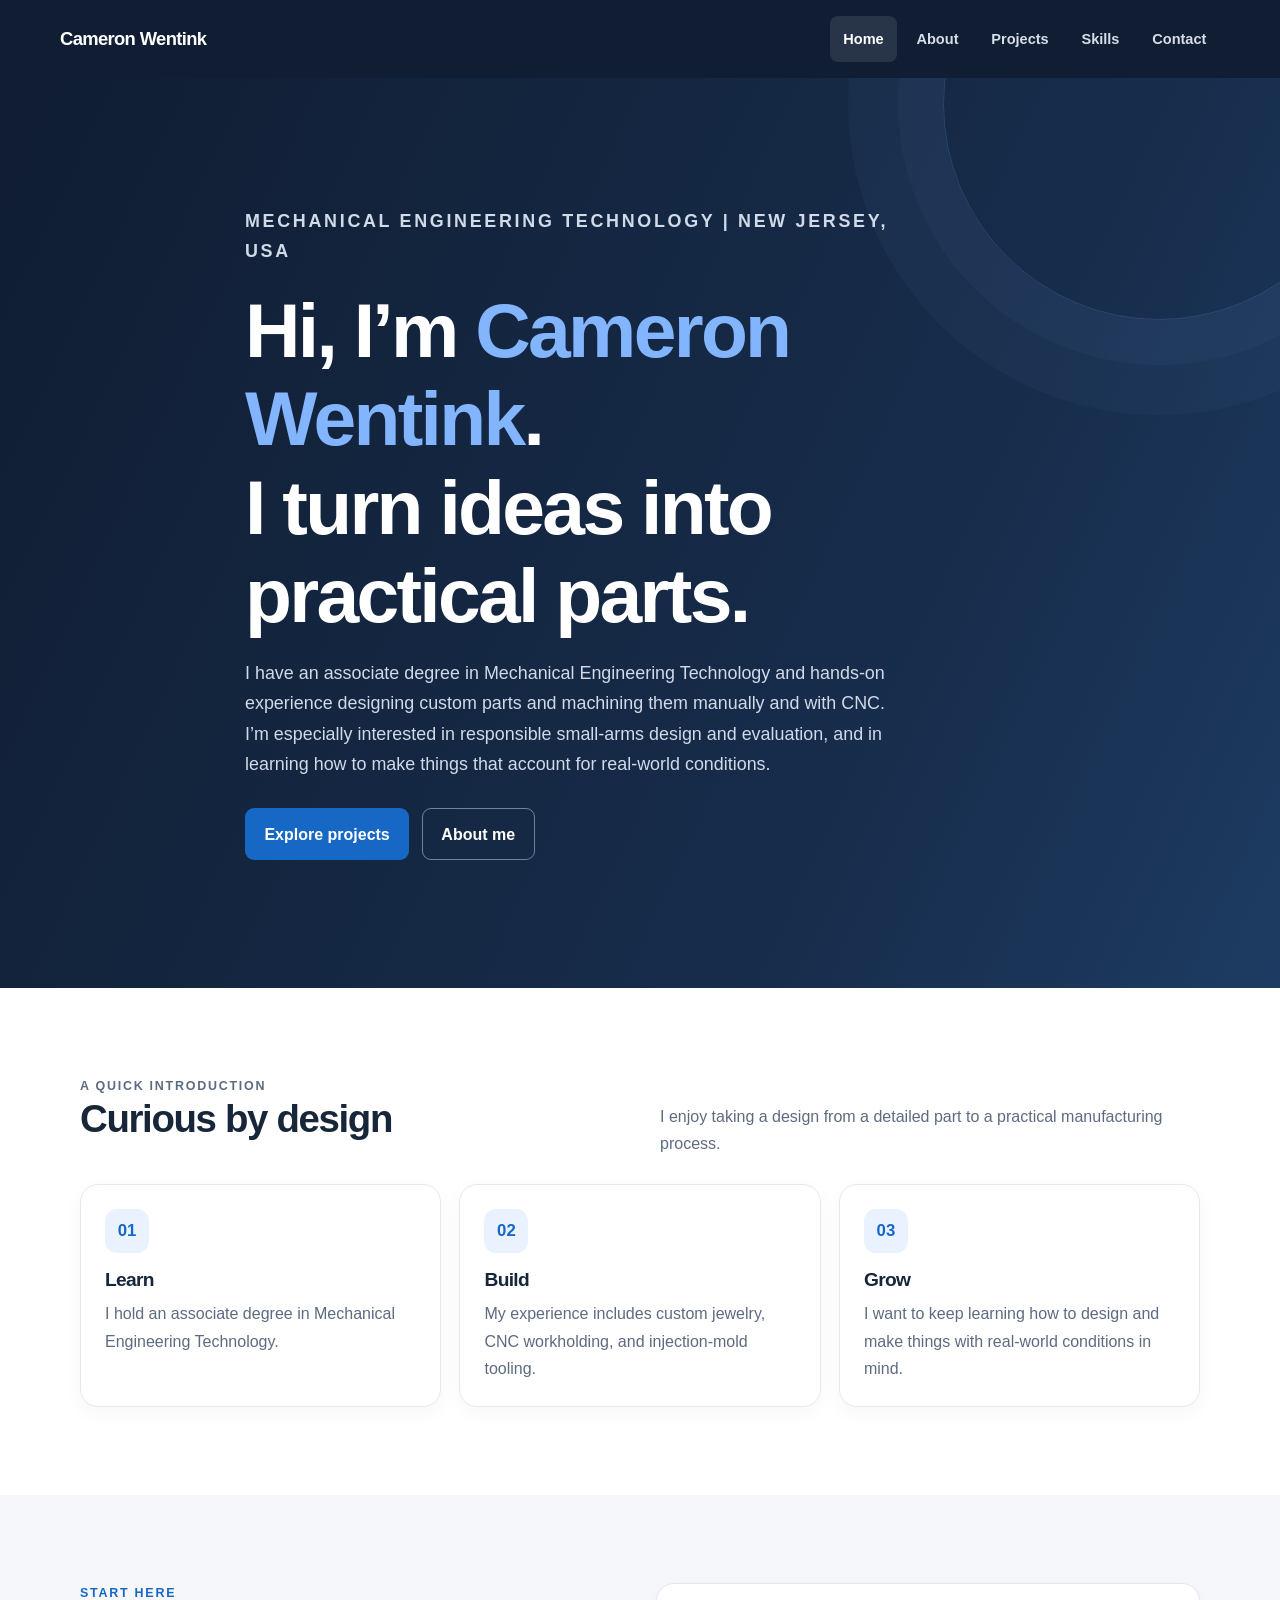
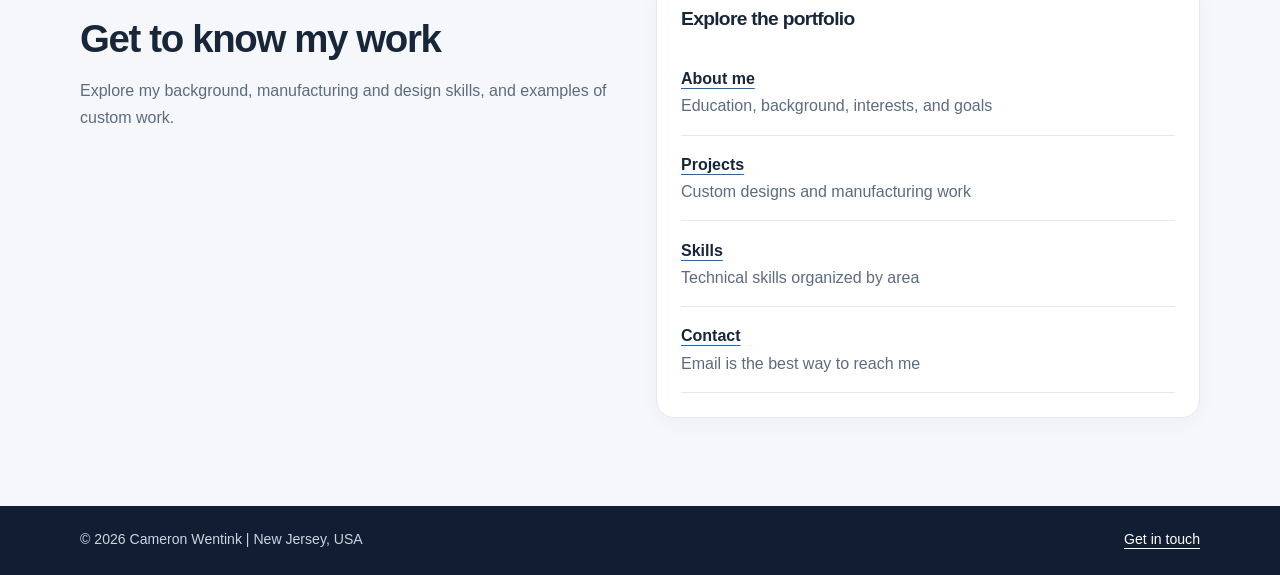
<file: index.html>
<!doctype html>
<html lang="en">
<head>
  <meta charset="utf-8">
  <meta name="viewport" content="width=device-width, initial-scale=1">
  <meta name="description" content="Cameron Wentink's mechanical engineering technology portfolio, featuring custom design and manufacturing work.">
  <title>Home | Cameron Wentink</title>
  <link rel="stylesheet" href="style.css">
  <script src="script.js" defer></script>
</head>
<body>
  <a class="skip-link" href="#main">Skip to main content</a>
  <header class="site-header"><div class="nav-wrap">
    <a class="brand" href="index.html">Cameron Wentink</a>
    <button class="menu-toggle" type="button" aria-expanded="false" aria-controls="primary-nav">Menu</button>
    <nav class="site-nav" id="primary-nav" aria-label="Main navigation"><ul>
      <li><a href="index.html" aria-current="page">Home</a></li><li><a href="about.html">About</a></li><li><a href="projects.html">Projects</a></li><li><a href="skills.html">Skills</a></li><li><a href="contact.html">Contact</a></li>
    </ul></nav>
  </div></header>
  <main id="main">
    <section class="hero"><div class="container hero-content">
      <p class="eyebrow">Mechanical engineering technology | New Jersey, USA</p>
      <h1>Hi, I’m <span>Cameron Wentink</span>.<br> I turn ideas into practical parts.</h1>
      <p>I have an associate degree in Mechanical Engineering Technology and hands-on experience designing custom parts and machining them manually and with CNC. I’m especially interested in responsible small-arms design and evaluation, and in learning how to make things that account for real-world conditions.</p>
      <div class="button-row"><a class="button button-primary" href="projects.html">Explore projects</a><a class="button button-ghost" href="about.html">About me</a></div>
    </div></section>
    <section class="section"><div class="container">
      <div class="section-heading"><div><p class="kicker">A quick introduction</p><h2>Curious by design</h2></div><p>I enjoy taking a design from a detailed part to a practical manufacturing process.</p></div>
      <div class="card-grid">
        <article class="card"><div class="card-icon" aria-hidden="true">01</div><h3>Learn</h3><p>I hold an associate degree in Mechanical Engineering Technology.</p></article>
        <article class="card"><div class="card-icon" aria-hidden="true">02</div><h3>Build</h3><p>My experience includes custom jewelry, CNC workholding, and injection-mold tooling.</p></article>
        <article class="card"><div class="card-icon" aria-hidden="true">03</div><h3>Grow</h3><p>I want to keep learning how to design and make things with real-world conditions in mind.</p></article>
      </div>
    </div></section>
    <section class="section section-muted"><div class="container split"><div><p class="kicker">Start here</p><h2>Get to know my work</h2><p class="section-intro">Explore my background, manufacturing and design skills, and examples of custom work.</p></div><div class="card"><h3>Explore the portfolio</h3><ul class="detail-list"><li><a href="about.html"><strong>About me</strong></a><span>Education, background, interests, and goals</span></li><li><a href="projects.html"><strong>Projects</strong></a><span>Custom designs and manufacturing work</span></li><li><a href="skills.html"><strong>Skills</strong></a><span>Technical skills organized by area</span></li><li><a href="contact.html"><strong>Contact</strong></a><span>Email is the best way to reach me</span></li></ul></div></div></section>
  </main>
  <footer class="site-footer"><div class="container footer-wrap"><p>© <span data-year>2026</span> Cameron Wentink | New Jersey, USA</p><a href="contact.html">Get in touch</a></div></footer>
</body></html>
</file>
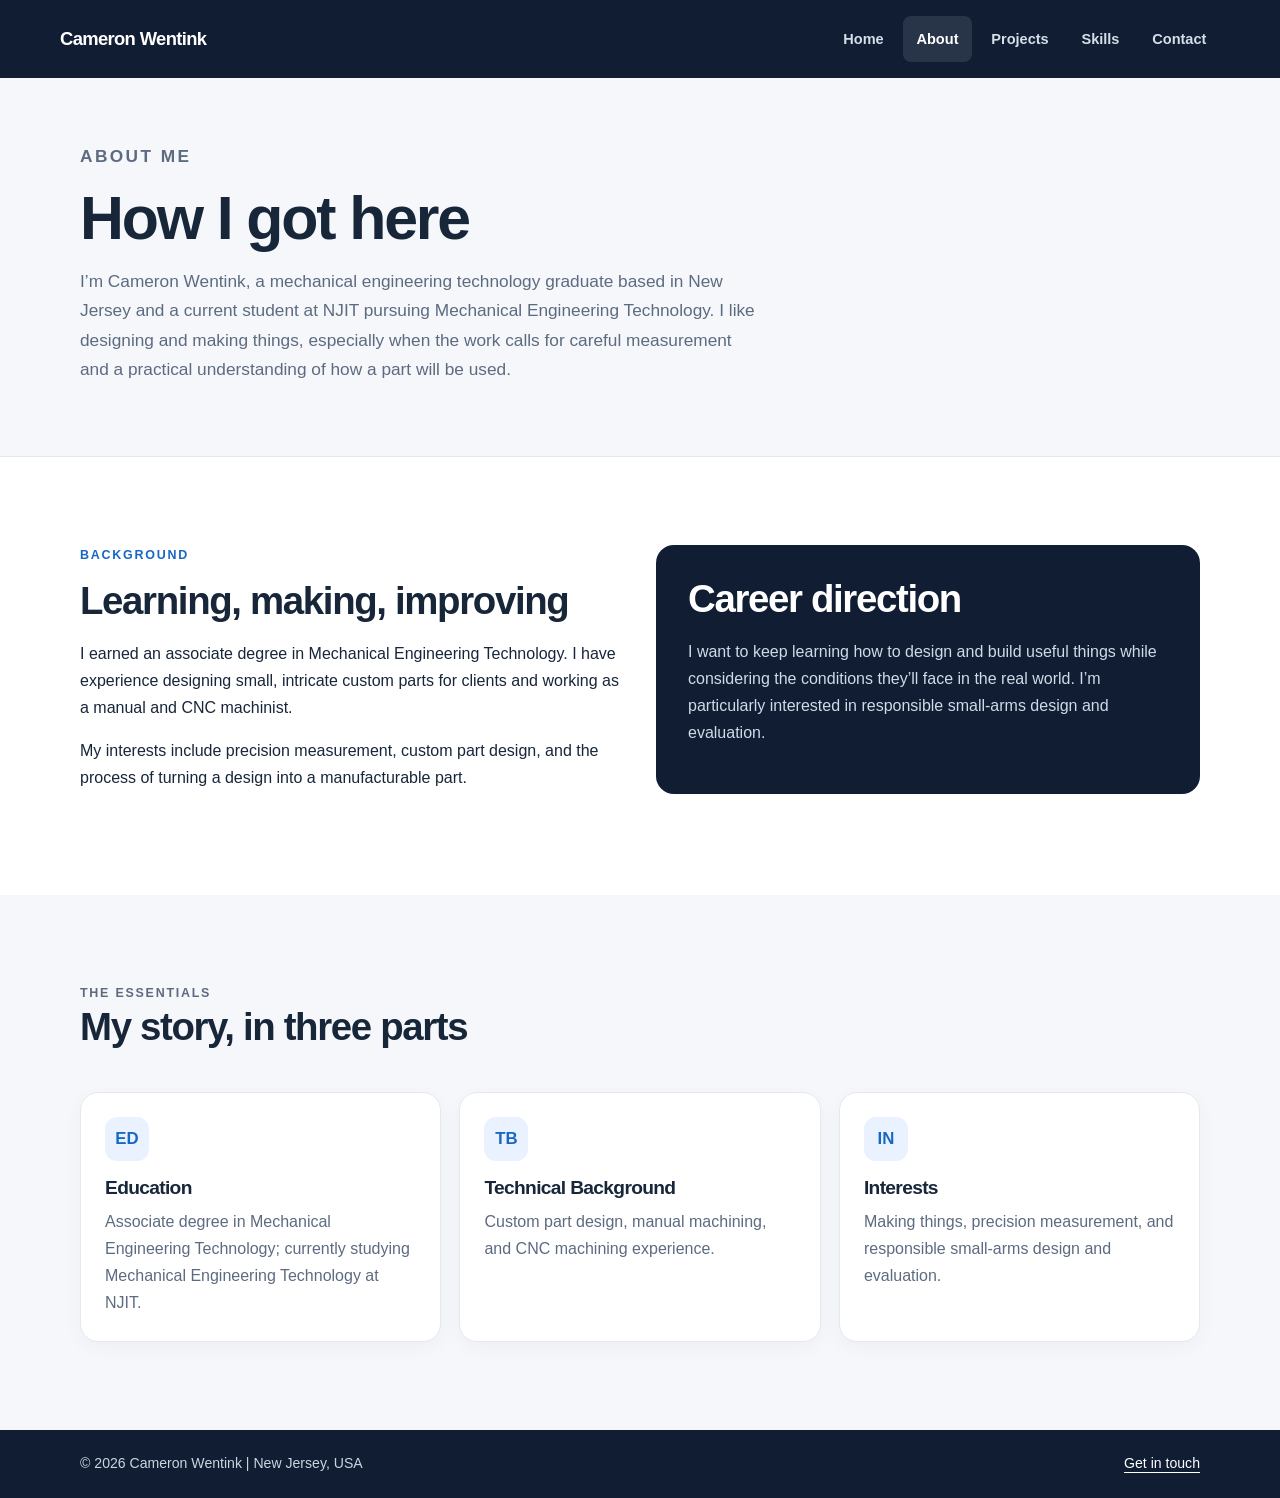
<file: about.html>
<!doctype html>
<html lang="en"><head><meta charset="utf-8"><meta name="viewport" content="width=device-width, initial-scale=1"><meta name="description" content="Cameron Wentink's mechanical engineering technology background, interests, and career direction."><title>About Me | Cameron Wentink</title><link rel="stylesheet" href="style.css"><script src="script.js" defer></script></head>
<body><a class="skip-link" href="#main">Skip to main content</a><header class="site-header"><div class="nav-wrap"><a class="brand" href="index.html">Cameron Wentink</a><button class="menu-toggle" type="button" aria-expanded="false" aria-controls="primary-nav">Menu</button><nav class="site-nav" id="primary-nav" aria-label="Main navigation"><ul><li><a href="index.html">Home</a></li><li><a href="about.html" aria-current="page">About</a></li><li><a href="projects.html">Projects</a></li><li><a href="skills.html">Skills</a></li><li><a href="contact.html">Contact</a></li></ul></nav></div></header>
<main id="main"><section class="page-hero"><div class="container"><p class="kicker">About me</p><h1>How I got here</h1><p>I’m Cameron Wentink, a mechanical engineering technology graduate based in New Jersey and a current student at NJIT pursuing Mechanical Engineering Technology. I like designing and making things, especially when the work calls for careful measurement and a practical understanding of how a part will be used.</p></div></section>
<section class="section"><div class="container split"><div><p class="kicker">Background</p><h2>Learning, making, improving</h2><p>I earned an associate degree in Mechanical Engineering Technology. I have experience designing small, intricate custom parts for clients and working as a manual and CNC machinist.</p><p>My interests include precision measurement, custom part design, and the process of turning a design into a manufacturable part.</p></div><aside class="callout"><h2>Career direction</h2><p>I want to keep learning how to design and build useful things while considering the conditions they’ll face in the real world. I’m particularly interested in responsible small-arms design and evaluation.</p></aside></div></section>
<section class="section section-muted"><div class="container"><div class="section-heading"><div><p class="kicker">The essentials</p><h2>My story, in three parts</h2></div></div><div class="card-grid"><article class="card"><div class="card-icon" aria-hidden="true">ED</div><h3>Education</h3><p>Associate degree in Mechanical Engineering Technology; currently studying Mechanical Engineering Technology at NJIT.</p></article><article class="card"><div class="card-icon" aria-hidden="true">TB</div><h3>Technical Background</h3><p>Custom part design, manual machining, and CNC machining experience.</p></article><article class="card"><div class="card-icon" aria-hidden="true">IN</div><h3>Interests</h3><p>Making things, precision measurement, and responsible small-arms design and evaluation.</p></article></div></div></section>
</main><footer class="site-footer"><div class="container footer-wrap"><p>© <span data-year>2026</span> Cameron Wentink | New Jersey, USA</p><a href="contact.html">Get in touch</a></div></footer></body></html>
</file>
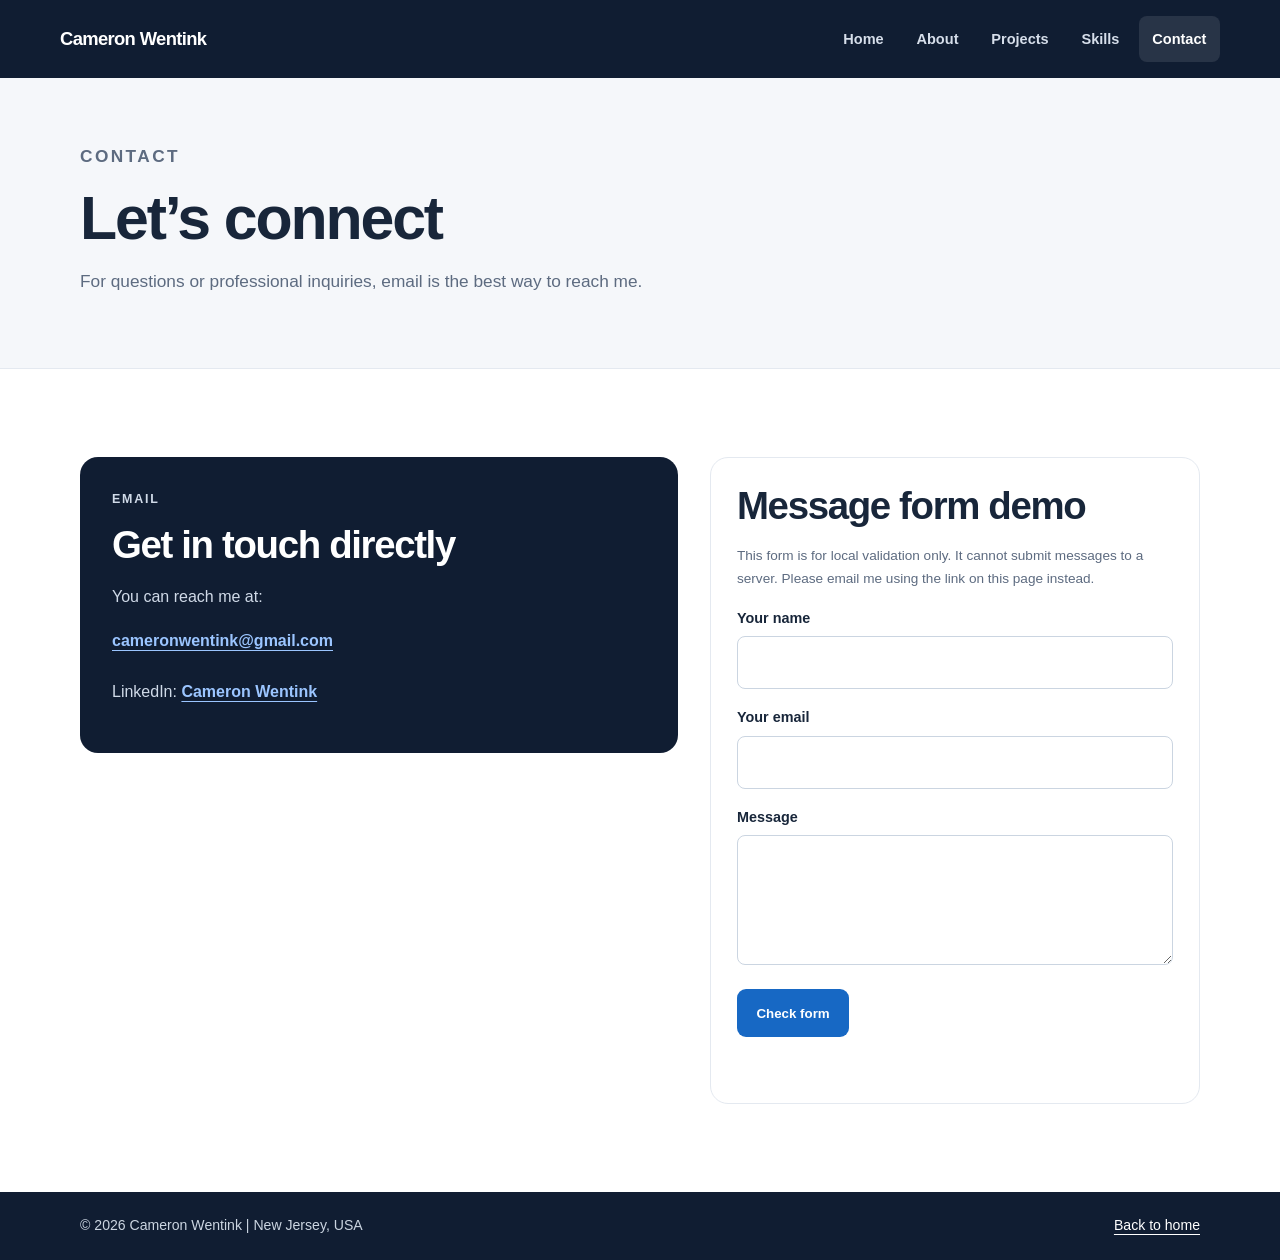
<file: contact.html>
<!doctype html>
<html lang="en"><head><meta charset="utf-8"><meta name="viewport" content="width=device-width, initial-scale=1"><meta name="description" content="Contact Cameron Wentink about engineering, custom design, or manufacturing."><title>Contact | Cameron Wentink</title><link rel="stylesheet" href="style.css"><script src="script.js" defer></script></head>
<body><a class="skip-link" href="#main">Skip to main content</a><header class="site-header"><div class="nav-wrap"><a class="brand" href="index.html">Cameron Wentink</a><button class="menu-toggle" type="button" aria-expanded="false" aria-controls="primary-nav">Menu</button><nav class="site-nav" id="primary-nav" aria-label="Main navigation"><ul><li><a href="index.html">Home</a></li><li><a href="about.html">About</a></li><li><a href="projects.html">Projects</a></li><li><a href="skills.html">Skills</a></li><li><a href="contact.html" aria-current="page">Contact</a></li></ul></nav></div></header>
<main id="main"><section class="page-hero"><div class="container"><p class="kicker">Contact</p><h1>Let’s connect</h1><p>For questions or professional inquiries, email is the best way to reach me.</p></div></section>
<section class="section"><div class="container contact-panel"><div class="email-card"><p class="kicker">Email</p><h2>Get in touch directly</h2><p>You can reach me at:</p><a href="mailto:cameronwentink@gmail.com">cameronwentink@gmail.com</a><p class="profile-link">LinkedIn: <a href="https://www.linkedin.com/in/cameron-wentink-4a7430246/" target="_blank" rel="noopener noreferrer">Cameron Wentink</a></p></div><div class="form-card"><h2>Message form demo</h2><p class="form-note">This form is for local validation only. It cannot submit messages to a server. Please email me using the link on this page instead.</p><form id="contact-form" novalidate><label for="name">Your name</label><input id="name" name="name" autocomplete="name" required><label for="email">Your email</label><input id="email" name="email" type="email" autocomplete="email" required><label for="message">Message</label><textarea id="message" name="message" required></textarea><button class="button button-primary" type="submit">Check form</button><p class="form-message" id="form-status" role="status" aria-live="polite"></p></form></div></div></section></main>
<footer class="site-footer"><div class="container footer-wrap"><p>© <span data-year>2026</span> Cameron Wentink | New Jersey, USA</p><a href="index.html">Back to home</a></div></footer></body></html>
</file>
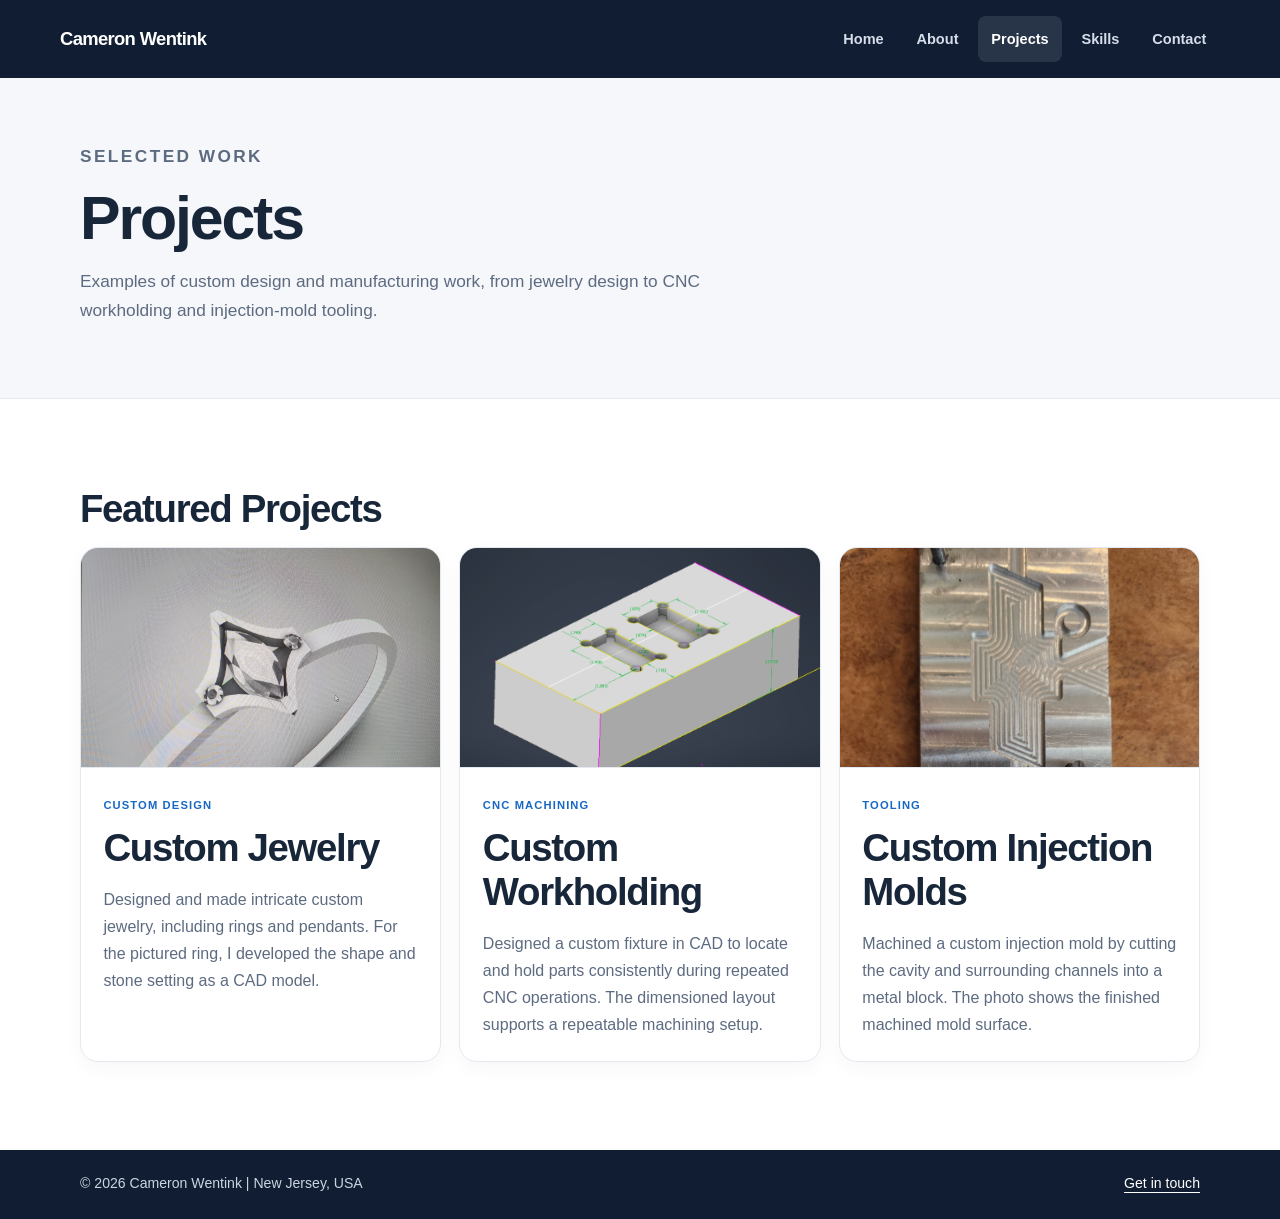
<file: projects.html>
<!doctype html>
<html lang="en"><head><meta charset="utf-8"><meta name="viewport" content="width=device-width, initial-scale=1"><meta name="description" content="Custom jewelry, CNC workholding, and injection mold projects by Cameron Wentink."><title>Projects | Cameron Wentink</title><link rel="stylesheet" href="style.css"><script src="script.js" defer></script></head>
<body><a class="skip-link" href="#main">Skip to main content</a><header class="site-header"><div class="nav-wrap"><a class="brand" href="index.html">Cameron Wentink</a><button class="menu-toggle" type="button" aria-expanded="false" aria-controls="primary-nav">Menu</button><nav class="site-nav" id="primary-nav" aria-label="Main navigation"><ul><li><a href="index.html">Home</a></li><li><a href="about.html">About</a></li><li><a href="projects.html" aria-current="page">Projects</a></li><li><a href="skills.html">Skills</a></li><li><a href="contact.html">Contact</a></li></ul></nav></div></header>
<main id="main"><section class="page-hero"><div class="container"><p class="kicker">Selected work</p><h1>Projects</h1><p>Examples of custom design and manufacturing work, from jewelry design to CNC workholding and injection-mold tooling.</p></div></section>
<section class="section"><div class="container"><h2>Featured Projects</h2><div class="card-grid">
<article class="card project-card"><img class="project-image" src="assets/Custom_Ring.png" alt="CAD rendering of a ring with a raised square setting and two side stones"><div class="project-body"><span class="project-label">Custom design</span><h2>Custom Jewelry</h2><p>Designed and made intricate custom jewelry, including rings and pendants. For the pictured ring, I developed the shape and stone setting as a CAD model.</p></div></article>
<article class="card project-card"><img class="project-image" src="assets/Work_Holding.png" alt="CAD model of a rectangular CNC workholding block with locating holes and dimension markings"><div class="project-body"><span class="project-label">CNC machining</span><h2>Custom Workholding</h2><p>Designed a custom fixture in CAD to locate and hold parts consistently during repeated CNC operations. The dimensioned layout supports a repeatable machining setup.</p></div></article>
<article class="card project-card"><img class="project-image" src="assets/CNC_Injection_Mold.png" alt="Machined metal injection mold with a patterned cavity and milled channels"><div class="project-body"><span class="project-label">Tooling</span><h2>Custom Injection Molds</h2><p>Machined a custom injection mold by cutting the cavity and surrounding channels into a metal block. The photo shows the finished machined mold surface.</p></div></article>
</div></div></section></main>
<footer class="site-footer"><div class="container footer-wrap"><p>© <span data-year>2026</span> Cameron Wentink | New Jersey, USA</p><a href="contact.html">Get in touch</a></div></footer></body></html>
</file>
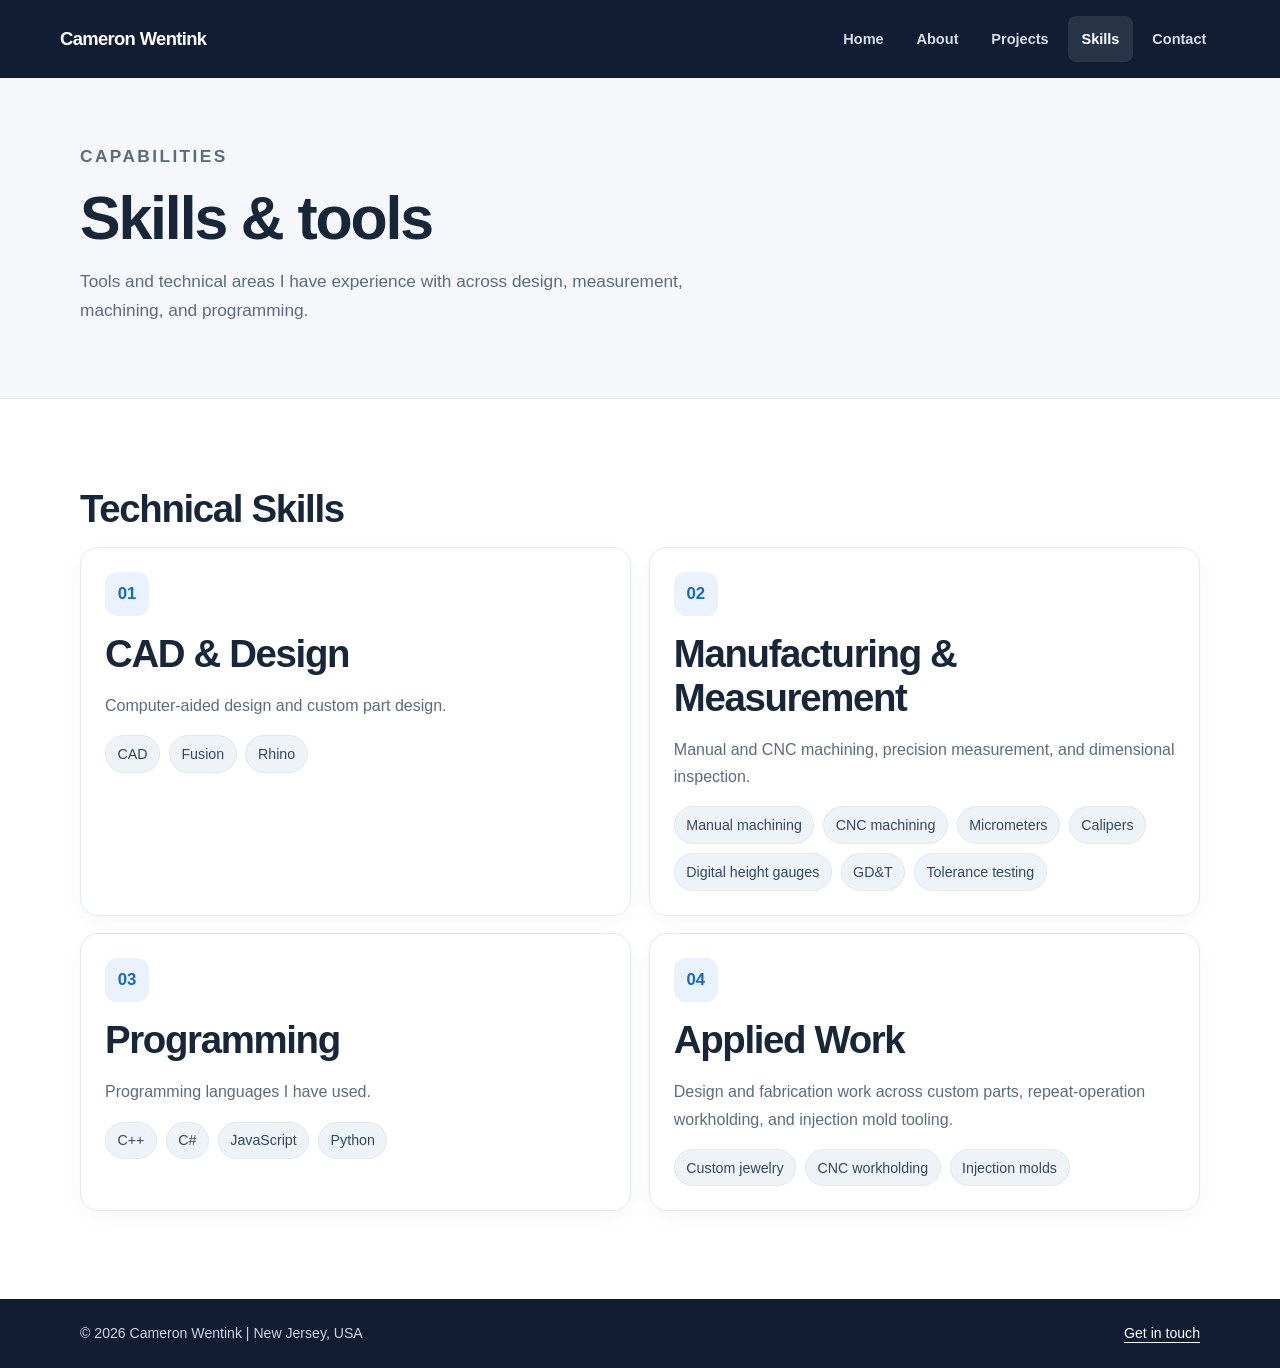
<file: skills.html>
<!doctype html>
<html lang="en"><head><meta charset="utf-8"><meta name="viewport" content="width=device-width, initial-scale=1"><meta name="description" content="CAD, machining, measurement, GD&T, and programming skills of Cameron Wentink."><title>Skills | Cameron Wentink</title><link rel="stylesheet" href="style.css"><script src="script.js" defer></script></head>
<body><a class="skip-link" href="#main">Skip to main content</a><header class="site-header"><div class="nav-wrap"><a class="brand" href="index.html">Cameron Wentink</a><button class="menu-toggle" type="button" aria-expanded="false" aria-controls="primary-nav">Menu</button><nav class="site-nav" id="primary-nav" aria-label="Main navigation"><ul><li><a href="index.html">Home</a></li><li><a href="about.html">About</a></li><li><a href="projects.html">Projects</a></li><li><a href="skills.html" aria-current="page">Skills</a></li><li><a href="contact.html">Contact</a></li></ul></nav></div></header>
<main id="main"><section class="page-hero"><div class="container"><p class="kicker">Capabilities</p><h1>Skills &amp; tools</h1><p>Tools and technical areas I have experience with across design, measurement, machining, and programming.</p></div></section>
<section class="section"><div class="container"><h2>Technical Skills</h2><div class="skill-grid"><article class="card"><div class="card-icon" aria-hidden="true">01</div><h2>CAD &amp; Design</h2><p>Computer-aided design and custom part design.</p><ul class="tag-list"><li>CAD</li><li>Fusion</li><li>Rhino</li></ul></article><article class="card"><div class="card-icon" aria-hidden="true">02</div><h2>Manufacturing &amp; Measurement</h2><p>Manual and CNC machining, precision measurement, and dimensional inspection.</p><ul class="tag-list"><li>Manual machining</li><li>CNC machining</li><li>Micrometers</li><li>Calipers</li><li>Digital height gauges</li><li>GD&amp;T</li><li>Tolerance testing</li></ul></article><article class="card"><div class="card-icon" aria-hidden="true">03</div><h2>Programming</h2><p>Programming languages I have used.</p><ul class="tag-list"><li>C++</li><li>C#</li><li>JavaScript</li><li>Python</li></ul></article><article class="card"><div class="card-icon" aria-hidden="true">04</div><h2>Applied Work</h2><p>Design and fabrication work across custom parts, repeat-operation workholding, and injection mold tooling.</p><ul class="tag-list"><li>Custom jewelry</li><li>CNC workholding</li><li>Injection molds</li></ul></article></div></div></section></main>
<footer class="site-footer"><div class="container footer-wrap"><p>© <span data-year>2026</span> Cameron Wentink | New Jersey, USA</p><a href="contact.html">Get in touch</a></div></footer></body></html>
</file>
<file: style.css>
:root {
  color-scheme: light;
  --navy: #101d32;
  --navy-soft: #172943;
  --blue: #1768c4;
  --blue-light: #eaf2ff;
  --ink: #18263a;
  --muted: #5d6b80;
  --line: #e4e9f0;
  --surface: #f5f7fa;
  --white: #fff;
  --radius: 18px;
  --shadow: 0 18px 50px rgba(16, 29, 50, .09);
}

* { box-sizing: border-box; }
img { max-width: 100%; }
html { scroll-behavior: smooth; }
body { margin: 0; background: var(--white); color: var(--ink); font: 16px/1.7 'Segoe UI', Arial, sans-serif; }
h1, h2, h3, .brand { font-family: 'Segoe UI', Arial, sans-serif; letter-spacing: -.035em; line-height: 1.15; }
h1 { font-size: clamp(2.65rem, 6vw, 4.8rem); margin: 0 0 1.15rem; }
h2 { font-size: clamp(1.75rem, 3vw, 2.5rem); margin: 0 0 1rem; }
h3 { font-size: 1.2rem; margin: 0 0 .55rem; }
p { margin: 0 0 1rem; }
a { color: var(--blue); text-underline-offset: 4px; }
a:hover { color: #145bbd; }
.skip-link { position: absolute; left: 1rem; top: -5rem; z-index: 10; background: white; padding: .7rem 1rem; border-radius: 8px; }
.skip-link:focus { top: 1rem; }
.site-header { background: var(--navy); color: white; }
.nav-wrap { width: min(1160px, calc(100% - 2.5rem)); min-height: 78px; margin: auto; display: flex; align-items: center; justify-content: space-between; gap: 2rem; }
.brand { color: white; font-weight: 800; font-size: 1.15rem; text-decoration: none; white-space: nowrap; }
.brand-mark { color: #70aaff; }
.site-nav ul { display: flex; align-items: center; gap: .35rem; list-style: none; padding: 0; margin: 0; }
.site-nav a { display: block; color: #d6deea; font-size: .91rem; font-weight: 600; text-decoration: none; padding: .65rem .85rem; border-radius: 8px; }
.site-nav a:hover, .site-nav a[aria-current="page"] { color: white; background: rgba(255,255,255,.1); }
.menu-toggle { display: none; border: 1px solid #54647a; background: transparent; color: white; border-radius: 9px; padding: .55rem .75rem; font: inherit; font-weight: 600; }
main { min-height: 65vh; }
.container { width: min(1080px, calc(100% - 2.5rem)); margin: auto; min-width: 0; }
.hero { background: linear-gradient(115deg, var(--navy) 0%, #172d4c 70%, #1d3b62 100%); color: white; padding: clamp(4.5rem, 10vw, 8rem) 0; position: relative; overflow: hidden; }
.hero::after { content: ''; position: absolute; width: 430px; height: 430px; border-radius: 50%; border: 1px solid rgba(138,183,255,.18); right: -95px; top: -190px; box-shadow: 0 0 0 45px rgba(138,183,255,.04), 0 0 0 95px rgba(138,183,255,.035); }
.hero-content { position: relative; z-index: 1; max-width: 790px; }
.eyebrow { color: #83b5ff; text-transform: uppercase; letter-spacing: .15em; font-size: .78rem; font-weight: 700; margin-bottom: 1.2rem; }
.hero h1 { max-width: 800px; }
.hero h1 span { color: #83b5ff; }
.hero p { max-width: 650px; color: #d0dae8; font-size: 1.12rem; }
.button-row { display: flex; flex-wrap: wrap; gap: .8rem; margin-top: 1.8rem; }
.button { display: inline-flex; align-items: center; justify-content: center; min-height: 48px; padding: .7rem 1.15rem; border: 1px solid transparent; border-radius: 9px; font-weight: 700; text-decoration: none; transition: transform .18s ease, background .18s ease; }
.button:hover { transform: translateY(-2px); }
.button-primary { color: white; background: var(--blue); }
.button-primary:hover { color: white; background: #1a65cf; }
.button-ghost { color: white; border-color: #6f839e; }
.button-ghost:hover { color: white; background: rgba(255,255,255,.1); }
.section { padding: 5rem 0; }
.section-muted { background: var(--surface); }
.section-intro { max-width: 660px; color: var(--muted); margin-bottom: 2rem; }
.section-heading { display: flex; justify-content: space-between; align-items: end; gap: 1rem; margin-bottom: 1.7rem; }
.section-heading p { color: var(--muted); max-width: 540px; margin: 0; }
.card-grid { display: grid; grid-template-columns: repeat(3, minmax(0, 1fr)); gap: 1.15rem; }
.card { background: white; border: 1px solid var(--line); border-radius: var(--radius); padding: 1.5rem; box-shadow: 0 6px 20px rgba(16,29,50,.035); }
.card p { color: var(--muted); }
.card p:last-child { margin-bottom: 0; }
.card-icon { display: grid; place-items: center; width: 44px; height: 44px; margin-bottom: 1rem; border-radius: 12px; background: var(--blue-light); color: var(--blue); font-size: 1.05rem; font-weight: 800; }
.page-hero { background: var(--surface); border-bottom: 1px solid var(--line); padding: 4rem 0 3.5rem; }
.page-hero h1 { font-size: clamp(2.4rem, 5vw, 3.8rem); margin-bottom: .8rem; }
.page-hero p { color: var(--muted); max-width: 680px; font-size: 1.08rem; }
.kicker { color: var(--blue); text-transform: uppercase; letter-spacing: .14em; font-size: .78rem; font-weight: 700; margin-bottom: .8rem; }
.split { display: grid; grid-template-columns: repeat(2, minmax(0, 1fr)); gap: 2rem; align-items: start; }
.detail-list { padding: 0; list-style: none; margin: 1.25rem 0 0; }
.detail-list li { padding: .95rem 0; border-bottom: 1px solid var(--line); }
.detail-list strong { display: block; color: var(--ink); }
.detail-list span { color: var(--muted); }
.callout { background: var(--navy); color: white; padding: 2rem; border-radius: var(--radius); }
.callout p { color: #d0dae8; }
.callout h2, .callout h3 { color: white; }
.project-card { padding: 0; overflow: hidden; }
.project-image { display: block; width: 100%; height: 220px; object-fit: cover; background: linear-gradient(135deg, #eaf2ff, #dce6f2); border-bottom: 1px solid var(--line); }
.project-body { padding: 1.4rem; }
.project-label { display: inline-block; color: var(--blue); text-transform: uppercase; letter-spacing: .1em; font-size: .7rem; font-weight: 800; margin-bottom: .65rem; }
.skill-grid { display: grid; grid-template-columns: repeat(2, minmax(0, 1fr)); gap: 1.1rem; }
.tag-list { display: flex; flex-wrap: wrap; gap: .55rem; padding: 0; margin: 1rem 0 0; list-style: none; }
.tag-list li { color: #344962; background: #eef3f8; border: 1px solid #e0e8f0; border-radius: 99px; padding: .36rem .72rem; font-size: .89rem; }
.contact-panel { display: grid; grid-template-columns: minmax(0, 1.1fr) minmax(0, .9fr); gap: 2rem; align-items: start; }
.email-card { background: var(--navy); color: white; border-radius: var(--radius); padding: 2rem; }
.email-card p { color: #d0dae8; }
.email-card a { color: #9bc5ff; font-weight: 700; overflow-wrap: anywhere; }
.profile-link { margin-top: 1.5rem; }
.form-card { border: 1px solid var(--line); border-radius: var(--radius); padding: 1.6rem; }
label { display: block; font-weight: 700; font-size: .9rem; margin: 0 0 .35rem; }
input, textarea { width: 100%; border: 1px solid #cbd5e1; border-radius: 8px; padding: .75rem .8rem; font: inherit; color: var(--ink); background: white; margin-bottom: 1rem; }
input:focus-visible, textarea:focus-visible, button:focus-visible, a:focus-visible { outline: 3px solid #145bbd; outline-offset: 3px; }
.site-header input:focus-visible, .site-header textarea:focus-visible, .site-header button:focus-visible, .site-header a:focus-visible { outline-color: #80b4ff; }
textarea { resize: vertical; min-height: 130px; }
.form-message { min-height: 1.5rem; color: #9b3b22; font-size: .9rem; }
.form-note { color: var(--muted); font-size: .85rem; }
.site-footer { background: var(--navy); color: #cbd5e1; padding: 1.4rem 0; font-size: .88rem; }
.footer-wrap { display: flex; justify-content: space-between; gap: 1rem; align-items: center; }
.site-footer p { margin: 0; }
.site-footer a { color: white; }
.hero a:focus-visible, .email-card a:focus-visible, .site-footer a:focus-visible { outline-color: #80b4ff; }
/* Laptops and larger desktop screens */
@media (min-width: 1200px) {
  .container { width: min(1120px, calc(100% - 4rem)); }
  .section { padding-top: 5.5rem; padding-bottom: 5.5rem; }
}

/* Tablets */
@media (min-width: 761px) and (max-width: 1024px) {
  .card-grid { grid-template-columns: repeat(2, minmax(0, 1fr)); }
  .nav-wrap { gap: 1rem; }
  .site-nav a { padding-right: .65rem; padding-left: .65rem; }
}

/* Phones */
@media (max-width: 760px) {
  .nav-wrap { min-height: 70px; flex-wrap: wrap; gap: 0; padding: .8rem 0; }
  .menu-toggle { display: inline-block; }
  .site-nav { display: none; flex-basis: 100%; padding-top: .65rem; }
  .site-nav.is-open { display: block; }
  .site-nav ul { display: grid; grid-template-columns: 1fr 1fr; gap: .25rem; }
  .site-nav a { padding: .65rem .75rem; }
  .card-grid { grid-template-columns: 1fr; }
  .split, .skill-grid, .contact-panel { grid-template-columns: 1fr; }
  .section-heading { align-items: flex-start; flex-direction: column; }
  .section { padding: 3.5rem 0; }
  .page-hero { padding: 3rem 0 2.5rem; }
  .footer-wrap { align-items: flex-start; flex-direction: column; }
}
@media (prefers-reduced-motion: reduce) { *, *::before, *::after { scroll-behavior: auto !important; transition-duration: .01ms !important; } }
</file>
